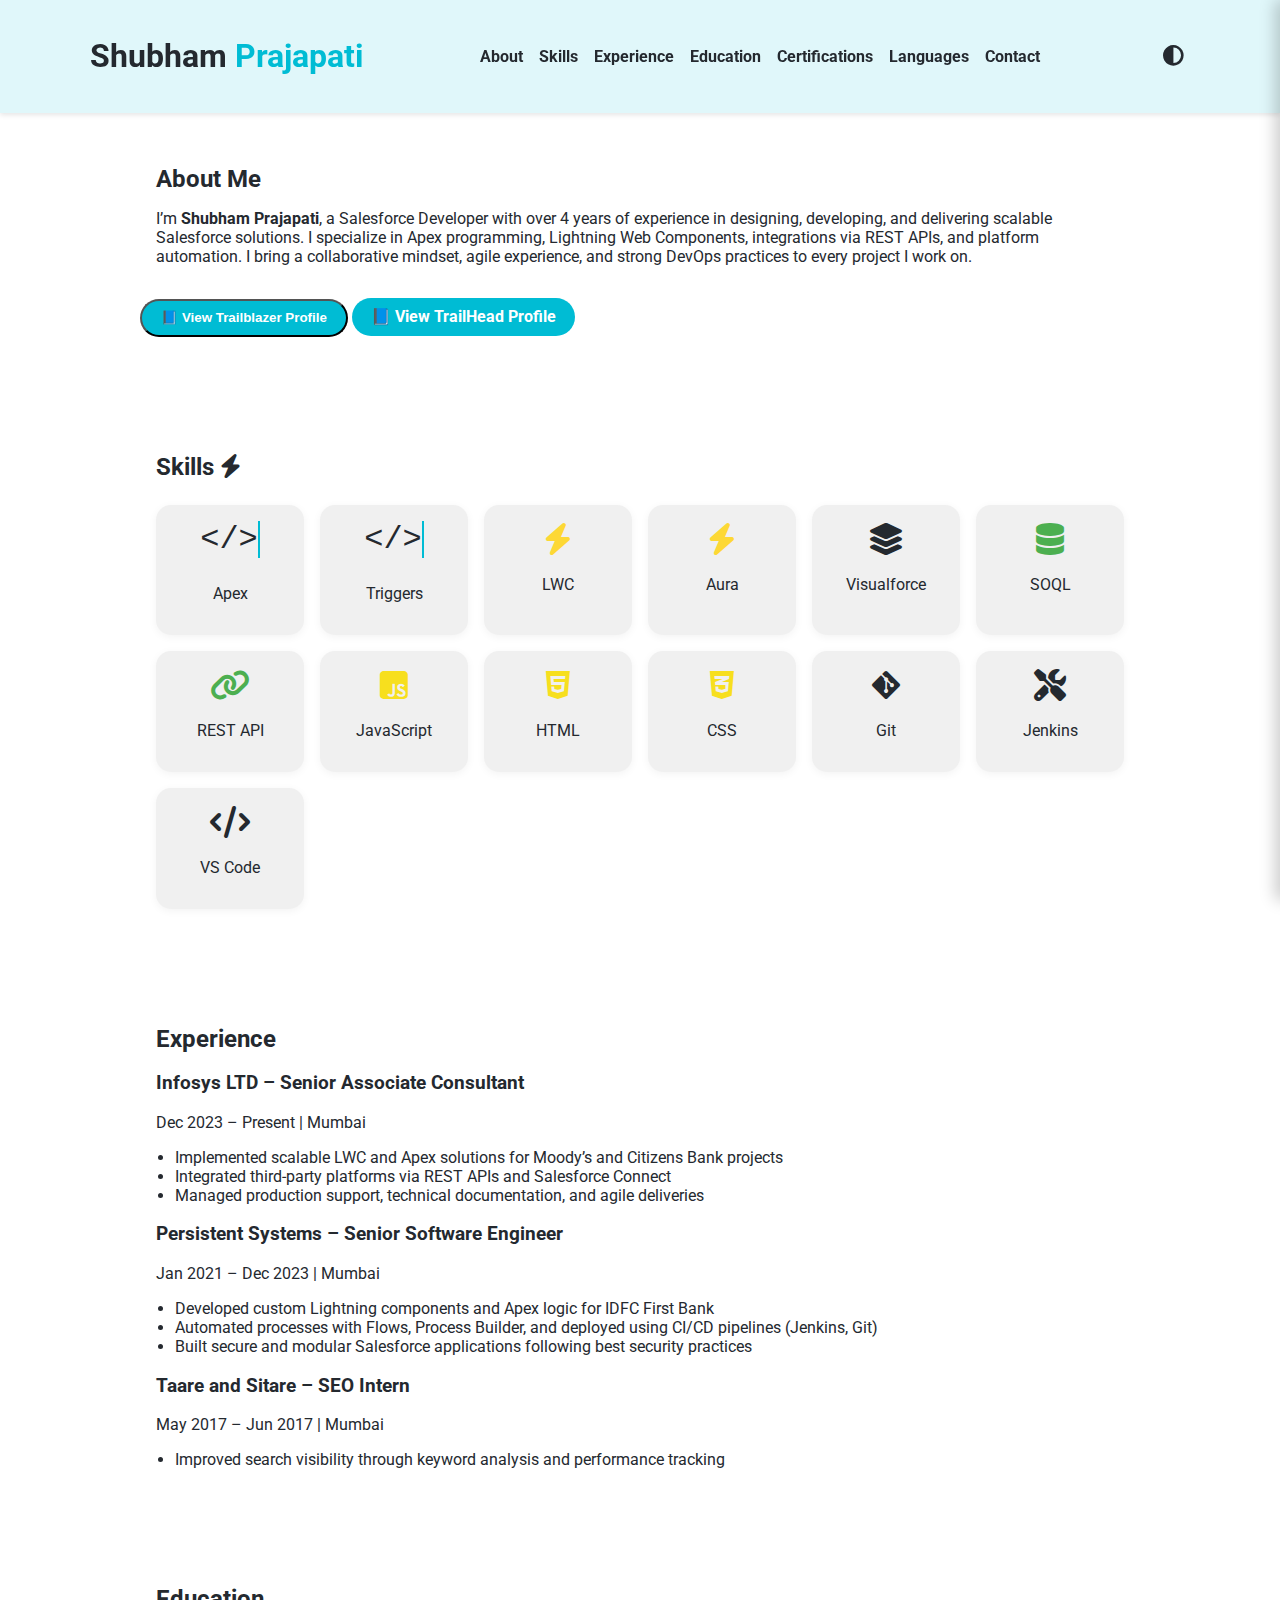
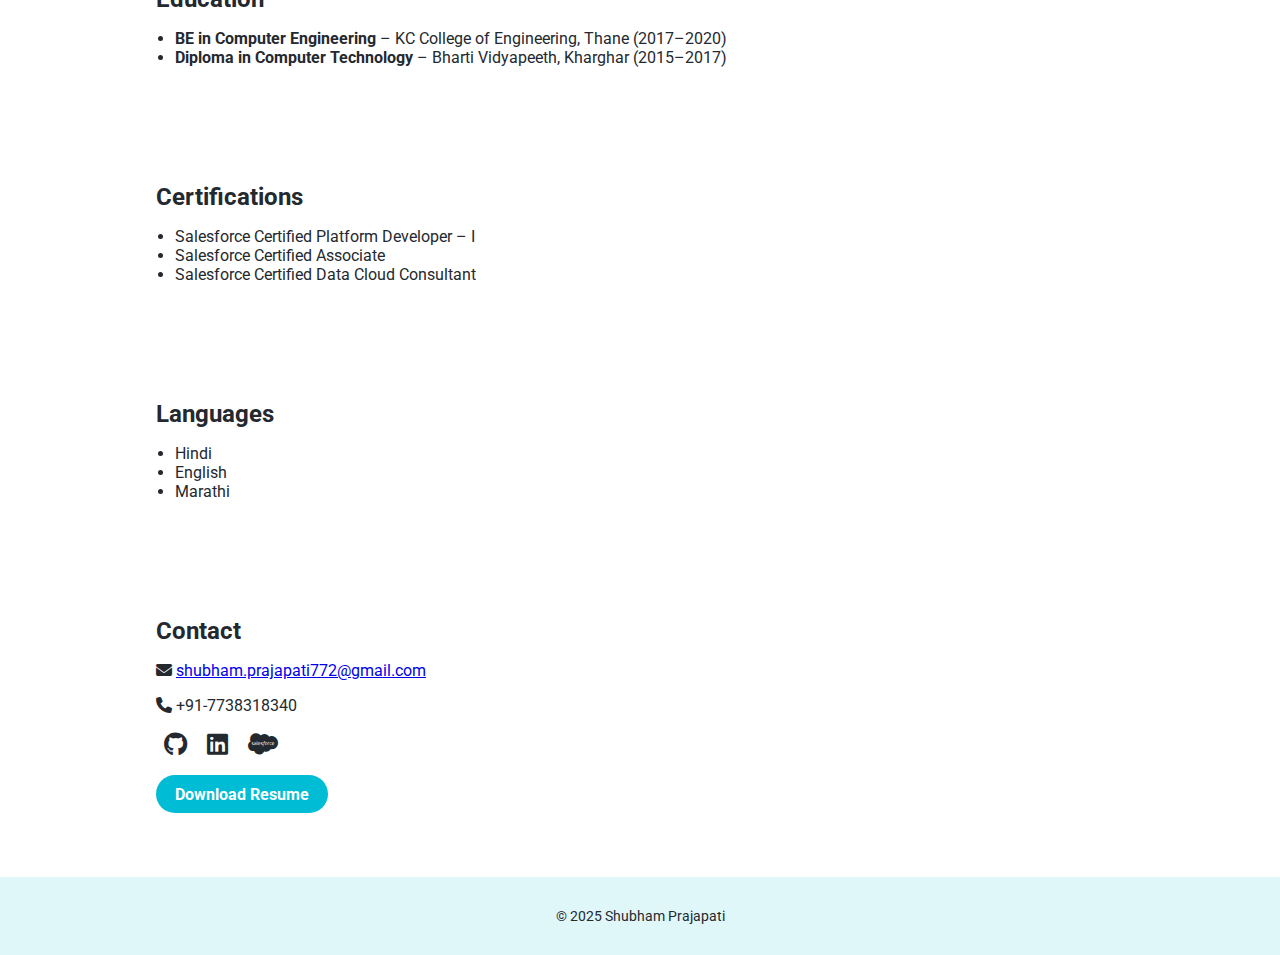
<file: index.html>
<!DOCTYPE html>
<html lang="en">
<head>
  <meta charset="UTF-8" />
  <meta name="viewport" content="width=device-width, initial-scale=1.0" />
  <title>Shubham Prajapati | Salesforce Developer</title>
  <link rel="stylesheet" href="style.css" />
  <script defer src="script.js"></script>
  <link href="https://fonts.googleapis.com/css2?family=Roboto:wght@400;700&display=swap" rel="stylesheet" />
  <link rel="stylesheet" href="https://cdnjs.cloudflare.com/ajax/libs/font-awesome/6.4.0/css/all.min.css" />
</head>
<body>
  <header>
    <nav id="navbar">
      <h1 class="logo">Shubham <span>Prajapati</span></h1>
      <ul>
        <li><a href="#about">About</a></li>
        <li><a href="#skills">Skills</a></li>
        <li><a href="#experience">Experience</a></li>
        <li><a href="#education">Education</a></li>
        <li><a href="#certifications">Certifications</a></li>
        <li><a href="#languages">Languages</a></li>
        <li><a href="#contact">Contact</a></li>
      </ul>
      <button id="themeToggle"><i class="fas fa-adjust"></i></button>
    </nav>
  </header>

  <main>
    <section id="about" class="section">
      <div class="container">
        <h2>About Me</h2> 
        <p>I’m <strong>Shubham Prajapati</strong>, a Salesforce Developer with over 4 years of experience in designing, developing, and delivering scalable Salesforce solutions. I specialize in Apex programming, Lightning Web Components, integrations via REST APIs, and platform automation. I bring a collaborative mindset, agile experience, and strong DevOps practices to every project I work on.</p>
      </div>
      <button class="btn" onclick="document.getElementById('trailblazer-frame').classList.add('visible')">
      📘 View Trailblazer Profile
      </button>
      <a
      href="https://www.salesforce.com/trailblazer/shubhamprajapati35"
      class="btn"
      target="_blank"
      rel="noopener noreferrer"
      >
      📘 View TrailHead Profile
      </a>
    </section>

    <section id="skills" class="section">
      <div class="container">
        <h2>Skills <i class="fas fa-bolt"></i></h2>
        <div class="skill-grid">
          <div class="skill-card code-skill"><div class="icon">&lt;/&gt;</div><p>Apex</p></div>
          <div class="skill-card code-skill"><div class="icon">&lt;/&gt;</div><p>Triggers</p></div>
          <div class="skill-card lightning-skill"><div class="icon"><i class="fas fa-bolt"></i></div><p>LWC</p></div>
          <div class="skill-card lightning-skill"><div class="icon"><i class="fas fa-bolt"></i></div><p>Aura</p></div>
          <div class="skill-card"><div class="icon"><i class="fas fa-layer-group"></i></div><p>Visualforce</p></div>
          <div class="skill-card db-skill"><div class="icon"><i class="fas fa-database"></i></div><p>SOQL</p></div>
          <div class="skill-card db-skill"><div class="icon"><i class="fas fa-link"></i></div><p>REST API</p></div>
          <div class="skill-card web-skill"><div class="icon"><i class="fab fa-js-square"></i></div><p>JavaScript</p></div>
          <div class="skill-card web-skill"><div class="icon"><i class="fab fa-html5"></i></div><p>HTML</p></div>
          <div class="skill-card web-skill"><div class="icon"><i class="fab fa-css3-alt"></i></div><p>CSS</p></div>
          <div class="skill-card tool-skill"><div class="icon"><i class="fab fa-git-alt"></i></div><p>Git</p></div>
          <div class="skill-card tool-skill"><div class="icon"><i class="fas fa-tools"></i></div><p>Jenkins</p></div>
          <div class="skill-card tool-skill"><div class="icon"><i class="fas fa-code"></i></div><p>VS Code</p></div>
        </div>
      </div>
    </section>

    <section id="experience" class="section">
      <div class="container">
        <h2>Experience</h2>

        <article>
          <h3>Infosys LTD – Senior Associate Consultant</h3>
          <p class="date">Dec 2023 – Present | Mumbai</p>
          <ul>
            <li>Implemented scalable LWC and Apex solutions for Moody’s and Citizens Bank projects</li>
            <li>Integrated third-party platforms via REST APIs and Salesforce Connect</li>
            <li>Managed production support, technical documentation, and agile deliveries</li>
          </ul>
        </article>

        <article>
          <h3>Persistent Systems – Senior Software Engineer</h3>
          <p class="date">Jan 2021 – Dec 2023 | Mumbai</p>
          <ul>
            <li>Developed custom Lightning components and Apex logic for IDFC First Bank</li>
            <li>Automated processes with Flows, Process Builder, and deployed using CI/CD pipelines (Jenkins, Git)</li>
            <li>Built secure and modular Salesforce applications following best security practices</li>
          </ul>
        </article>

        <article>
          <h3>Taare and Sitare – SEO Intern</h3>
          <p class="date">May 2017 – Jun 2017 | Mumbai</p>
          <ul>
            <li>Improved search visibility through keyword analysis and performance tracking</li>
          </ul>
        </article>
      </div>
    </section>

    <section id="education" class="section">
      <div class="container">
        <h2>Education</h2>
        <ul>
          <li><strong>BE in Computer Engineering</strong> – KC College of Engineering, Thane (2017–2020)</li>
          <li><strong>Diploma in Computer Technology</strong> – Bharti Vidyapeeth, Kharghar (2015–2017)</li>
        </ul>
      </div>
    </section>

    <section id="certifications" class="section">
      <div class="container">
        <h2>Certifications</h2>
        <ul>
          <li>Salesforce Certified Platform Developer – I</li>
          <li>Salesforce Certified Associate</li>
          <li>Salesforce Certified Data Cloud Consultant</li>
        </ul>
      </div>
    </section>

    <section id="languages" class="section">
      <div class="container">
        <h2>Languages</h2>
        <ul>
          <li>Hindi</li>
          <li>English</li>
          <li>Marathi</li>
        </ul>
      </div>
    </section>

    <section id="contact" class="section">
      <div class="container">
        <h2>Contact</h2>
        <p><i class="fas fa-envelope"></i> <a href="mailto:shubham.prajapati772@gmail.com">shubham.prajapati772@gmail.com</a></p>
        <p><i class="fas fa-phone"></i> +91-7738318340</p>
        <div class="social">
          <a href="https://github.com/shubham772" target="_blank"><i class="fab fa-github"></i></a>
          <a href="https://linkedin.com/in/shubham772" target="_blank"><i class="fab fa-linkedin"></i></a>
          <a href="https://salesforce.com/trailblazer/shubhamprajapati35" target="_blank"><i class="fab fa-salesforce"></i></a>
        </div>
        <a href="Shubham resume.pdf" download class="btn">Download Resume</a>
      </div>
    </section>
    
  </main>

  <footer>
    <p>&copy; 2025 Shubham Prajapati</p>
  </footer>
  <div id="trailblazer-frame" class="iframe-overlay">
  <div class="iframe-header">
    <button class="btn close-btn" onclick="document.getElementById('trailblazer-frame').classList.remove('visible')">✖ Close</button>
  </div>
  <iframe src="trailblazer.html" frameborder="0"></iframe>
  </div>

</body>
</html>
</file>
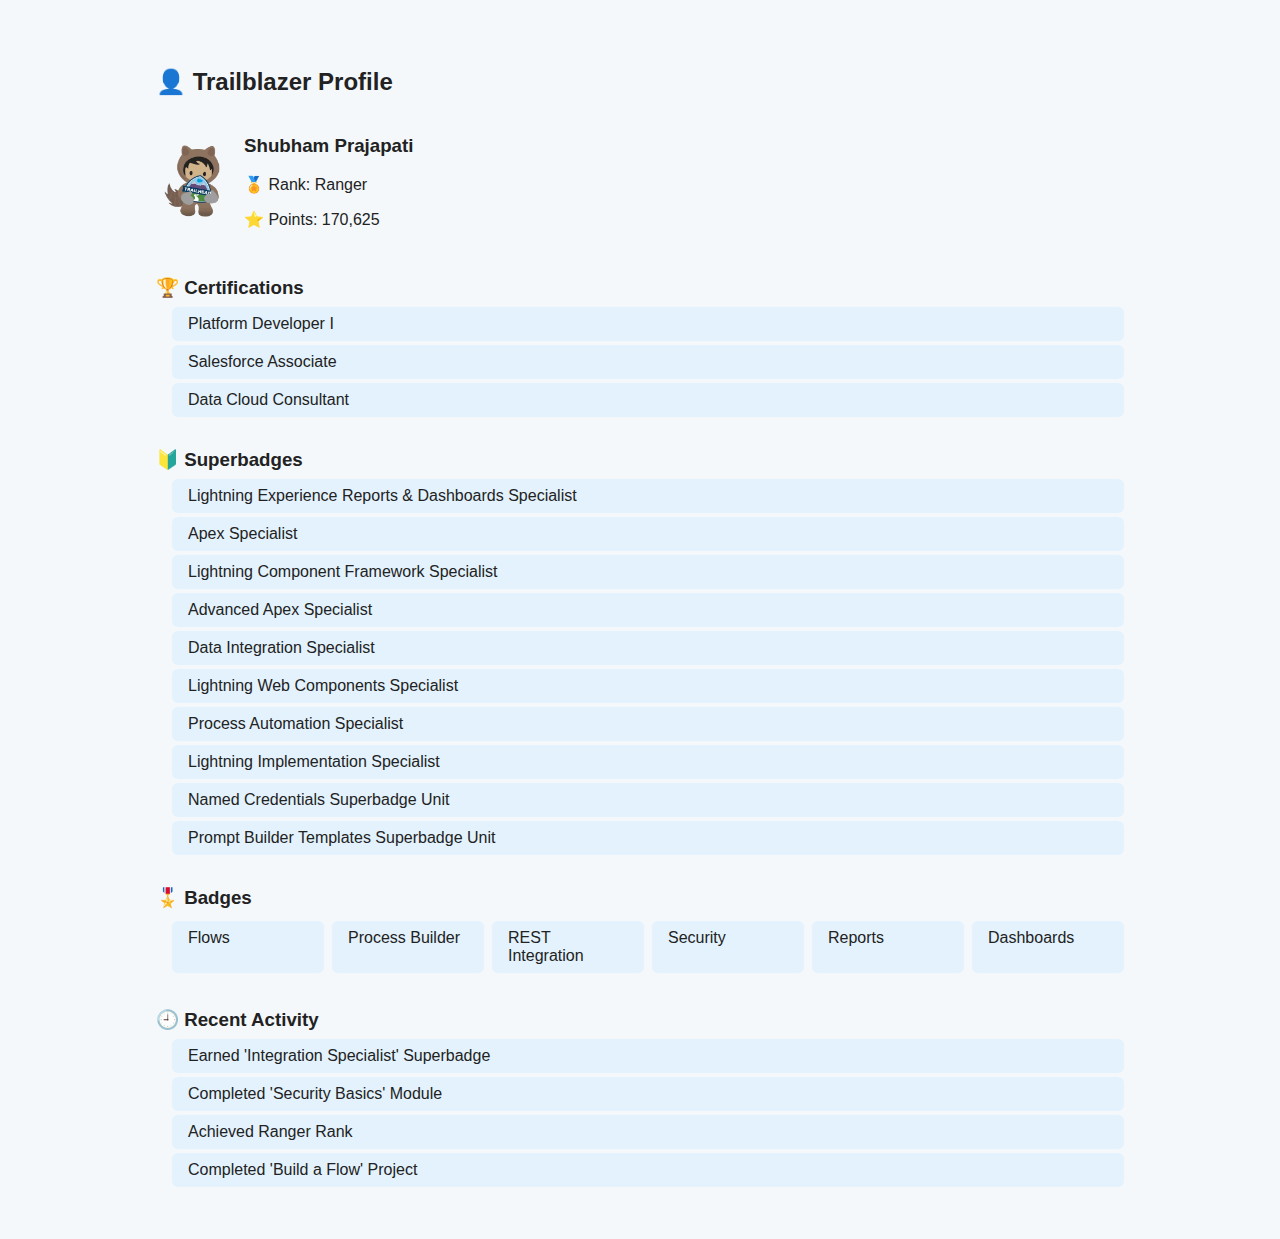
<file: trailblazer.html>
<!DOCTYPE html>
<html lang="en">
<head>
  <meta charset="UTF-8" />
  <meta name="viewport" content="width=device-width, initial-scale=1.0" />
  <title>Trailblazer Profile - Shubham Prajapati</title>
  <link rel="stylesheet" href="trailblazer.css" />
</head>
<body>
  <section id="trailblazer" class="trailblazer">
    <div class="container">
      <!-- <button id="backToResume" class="btn back-btn">🔙 Back to Resume</button> -->
      <h2>👤 Trailblazer Profile</h2>

      <div class="profile-header">
        <img
        src="Images/b4869032884748f7c581c153b6a80342_astro-trailhead-logo.png"
        alt="Trailblazer Mascot"
        class="profile-pic"
        />

         <div>
          <h3 id="trail-name">Shubham Prajapati</h3>
          <p id="trail-rank"></p>
          <p id="trail-points"></p>
        </div>
      </div>

      <div class="profile-section">
        <h3>🏆 Certifications</h3>
        <ul id="trail-certifications" class="badge-list glow-list"></ul>
      </div>

      <div class="profile-section">
        <h3>🔰 Superbadges</h3>
        <ul id="trail-superbadges" class="badge-list glow-list"></ul>
      </div>

      <div class="profile-section">
        <h3>🎖️ Badges</h3>
        <ul id="trail-badges" class="badge-list badge-grid glow-list"></ul>
      </div>

      <div class="profile-section">
        <h3>🕘 Recent Activity</h3>
        <ul id="trail-activity" class="activity-list"></ul>
      </div>
    </div>
  </section>

  <script src="trailblazer.js"></script>
</body>
</html>
</file>
<file: style.css>
:root {
  --bg-light: #ffffff;
  --bg-dark: #0d1117;
  --text-light: #24292f;
  --text-dark: #c9d1d9;
  --accent: #00bcd4;
  --card-bg: #f0f0f0;
  --card-dark-bg: #161b22;
  --font-code: 'Courier New', Courier, monospace;
}

body {
  font-family: 'Roboto', sans-serif;
  margin: 0;
  padding: 0;
  background-color: var(--bg-light);
  color: var(--text-light);
  transition: background 0.3s ease, color 0.3s ease;
}

body.dark-mode {
  background-color: var(--bg-dark);
  color: var(--text-dark);
}

header {
  background: #e0f7fa;
  padding: 1rem;
  position: sticky;
  top: 0;
  z-index: 1000;
  box-shadow: 0 2px 5px rgba(0,0,0,0.1);
}

.logo span {
  color: var(--accent);
}

nav {
  display: flex;
  justify-content: space-between;
  align-items: center;
  flex-wrap: wrap;
  max-width: 1100px;
  margin: auto;
}

nav ul {
  list-style: none;
  display: flex;
  gap: 1rem;
  padding: 0;
  margin: 0;
}

nav a {
  text-decoration: none;
  color: inherit;
  font-weight: bold;
  transition: color 0.2s;
}

nav a:hover {
  color: var(--accent);
}

#themeToggle {
  background: none;
  border: none;
  font-size: 1.3rem;
  cursor: pointer;
  color: var(--text-light);
}

body.dark-mode #themeToggle {
  color: var(--text-dark);
}

.section {
  padding: 2rem 1rem;
  max-width: 1000px;
  margin: 0 auto;
}

.section + .section {
  margin-top: 2rem;
}

.section h2 {
  margin-bottom: 1rem;
}

.section ul {
  margin: 0;
  padding-left: 1.2rem;
}

.container {
  padding: 0 1rem;
}

.skill-grid {
  display: grid;
  grid-template-columns: repeat(auto-fit, minmax(140px, 1fr));
  gap: 1rem;
  margin-top: 1.5rem;
}

.skill-card {
  background: var(--card-bg);
  padding: 1rem;
  border-radius: 15px;
  text-align: center;
  box-shadow: 0 2px 8px rgba(0,0,0,0.05);
  transition: transform 0.3s ease, background 0.3s;
}

.skill-card .icon {
  font-size: 2rem;
  margin-bottom: 0.4rem;
  transition: transform 0.3s ease;
}

.skill-card:hover {
  transform: translateY(-5px);
  background: var(--accent);
  color: white;
}

.skill-card:hover .icon {
  transform: scale(1.2);
  color: white;
}

body.dark-mode .skill-card {
  background: var(--card-dark-bg);
  color: var(--text-dark);
}

body.dark-mode .skill-card:hover {
  background: var(--accent);
  color: white;
}

.code-skill .icon {
  font-family: var(--font-code);
  display: inline-block;
  white-space: nowrap;
  overflow: hidden;
  border-right: 2px solid var(--accent);
  animation: typing 2s steps(6, end) infinite;
}

@keyframes typing {
  0% { width: 0 }
  50% { width: 3ch }
  100% { width: 0 }
}

.lightning-skill .icon {
  color: #fdd835;
  animation: glow 1.5s infinite alternate;
}

@keyframes glow {
  from { text-shadow: 0 0 5px #fdd835; }
  to { text-shadow: 0 0 20px #fdd835, 0 0 10px #fdd835; }
}

.db-skill .icon {
  animation: pulse 2s infinite ease-in-out;
  color: #4caf50;
}

@keyframes pulse {
  0%, 100% { transform: scale(1); }
  50% { transform: scale(1.15); }
}

.web-skill .icon {
  color: #f7df1e;
  animation: spin 3s linear infinite;
}

@keyframes spin {
  0% { transform: rotate(0deg); }
  100% { transform: rotate(360deg); }
}

.skill-card:nth-child(9) .icon,
.skill-card:nth-child(10) .icon {
  animation: bounce 2s infinite ease-in-out;
}

@keyframes bounce {
  0%, 100% { transform: translateY(0); }
  50% { transform: translateY(-8px); }
}

.skill-card:nth-child(5) .icon {
  animation: slide-up 2s infinite ease-in-out;
}

@keyframes slide-up {
  0% { transform: translateY(0); opacity: 0.8; }
  50% { transform: translateY(-6px); opacity: 1; }
  100% { transform: translateY(0); opacity: 0.8; }
}

.tool-skill .icon {
  animation: wiggle 2.5s infinite ease-in-out;
}

@keyframes wiggle {
  0%, 100% { transform: rotate(0); }
  25% { transform: rotate(2deg); }
  75% { transform: rotate(-2deg); }
}

.social a {
  font-size: 1.5rem;
  margin: 0 0.5rem;
  color: inherit;
  transition: color 0.3s ease;
}

.social a:hover {
  color: var(--accent);
}

.btn {
  display: inline-block;
  padding: 0.6rem 1.2rem;
  background: var(--accent);
  color: white;
  border-radius: 25px;
  text-decoration: none;
  margin-top: 1rem;
  font-weight: bold;
  transition: background 0.3s;
}

.btn:hover {
  background: #0097a7;
}

footer {
  text-align: center;
  padding: 1rem;
  background: #e0f7fa;
  font-size: 0.9rem;
  margin-top: 2rem;
}

.iframe-overlay {
  position: fixed;
  top: 0;
  right: -100%;
  width: 100%;
  height: 100%;
  background: white;
  z-index: 9999;
  transition: right 0.5s ease;
  display: flex;
  flex-direction: column;
  box-shadow: -5px 0 15px rgba(0, 0, 0, 0.2);
}

.iframe-overlay.visible {
  right: 0;
}

.iframe-overlay iframe {
  flex: 1;
  width: 100%;
  border: none;
}

.iframe-header {
  background: #1976d2;
  padding: 0.5rem;
  text-align: right;
}

.close-btn {
  background: #fff;
  color: #1976d2;
  border: 2px solid #1976d2;
  padding: 0.4rem 1rem;
  font-weight: bold;
  border-radius: 5px;
  cursor: pointer;
  transition: background 0.3s ease;
}

.close-btn:hover {
  background: #1976d2;
  color: white;
}

@media (max-width: 768px) {
  nav ul {
    flex-direction: column;
    gap: 0.5rem;
  }
}
</file>
<file: trailblazer.css>
body {
  margin: 0;
  font-family: 'Segoe UI', Tahoma, Geneva, Verdana, sans-serif;
  background-color: #f4f8fb;
  color: #222;
}

.trailblazer {
  padding: 2rem 1rem;
  max-width: 1000px;
  margin: auto;
}

.container {
  padding: 1rem;
}

.profile-header {
  display: flex;
  align-items: center;
  gap: 1rem;
  margin-bottom: 2rem;
}

.profile-pic {
  width: 72px;
  height: 72px;
  object-fit: contain;
  border-radius: 16px;
  transition: transform 0.3s ease, box-shadow 0.3s ease;
}

.profile-pic:hover {
  transform: scale(1.1);
  box-shadow: 0 0 12px #00bcd4;
}


.profile-section h3 {
  margin-top: 2rem;
  margin-bottom: 0.5rem;
}

.badge-list, .activity-list {
  list-style: none;
  padding-left: 1rem;
  margin: 0;
}

.badge-grid {
  display: grid;
  grid-template-columns: repeat(auto-fit, minmax(120px, 1fr));
  gap: 0.5rem;
}

.badge-list li, .activity-list li {
  background: #e3f2fd;
  padding: 0.5rem 1rem;
  border-radius: 6px;
  margin: 0.25rem 0;
  transition: all 0.3s ease;
}

.badge-list li:hover, .activity-list li:hover {
  background: #2196f3;
  color: #fff;
  box-shadow: 0 0 10px #2196f3;
}

.back-btn {
  margin-bottom: 1rem;
  padding: 0.4rem 1rem;
  background: #1976d2;
  color: white;
  border: none;
  border-radius: 4px;
  font-size: 0.95rem;
  cursor: pointer;
}

.back-btn:hover {
  background: #0d47a1;
}
</file>
